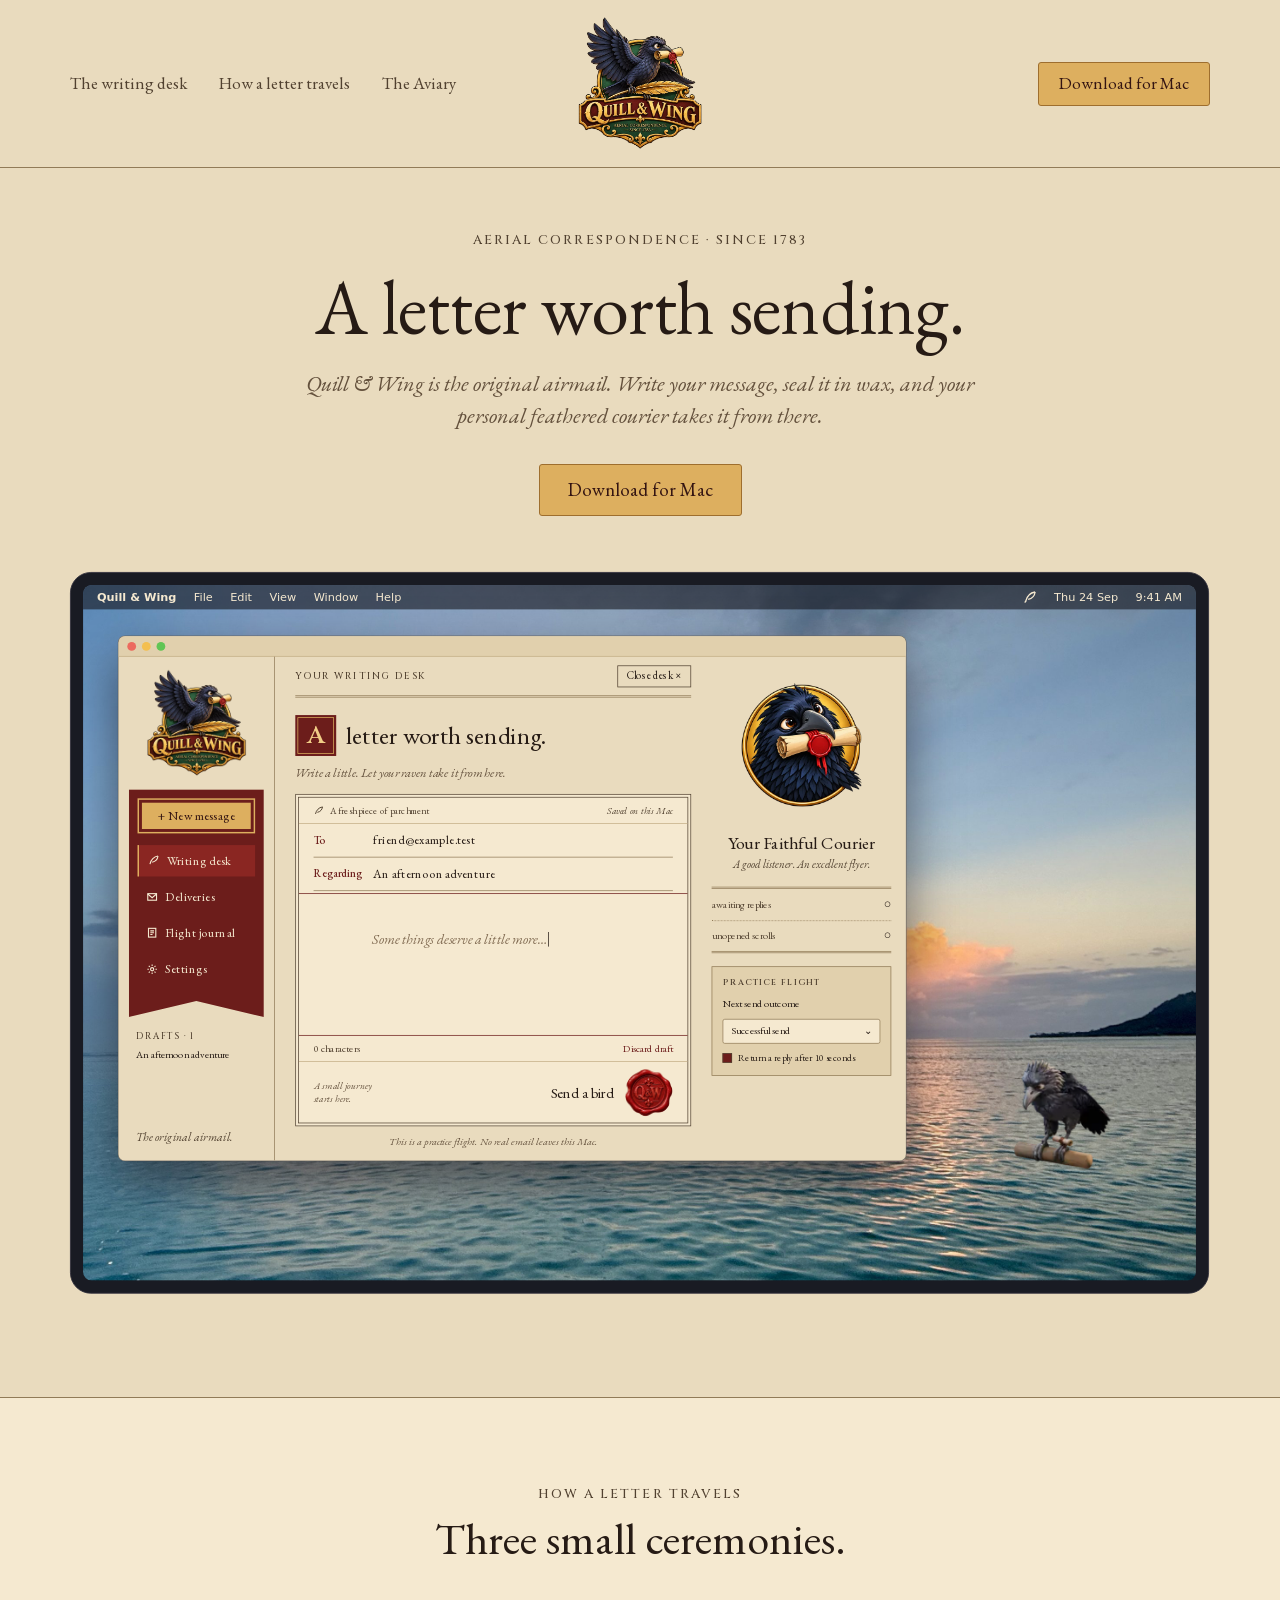
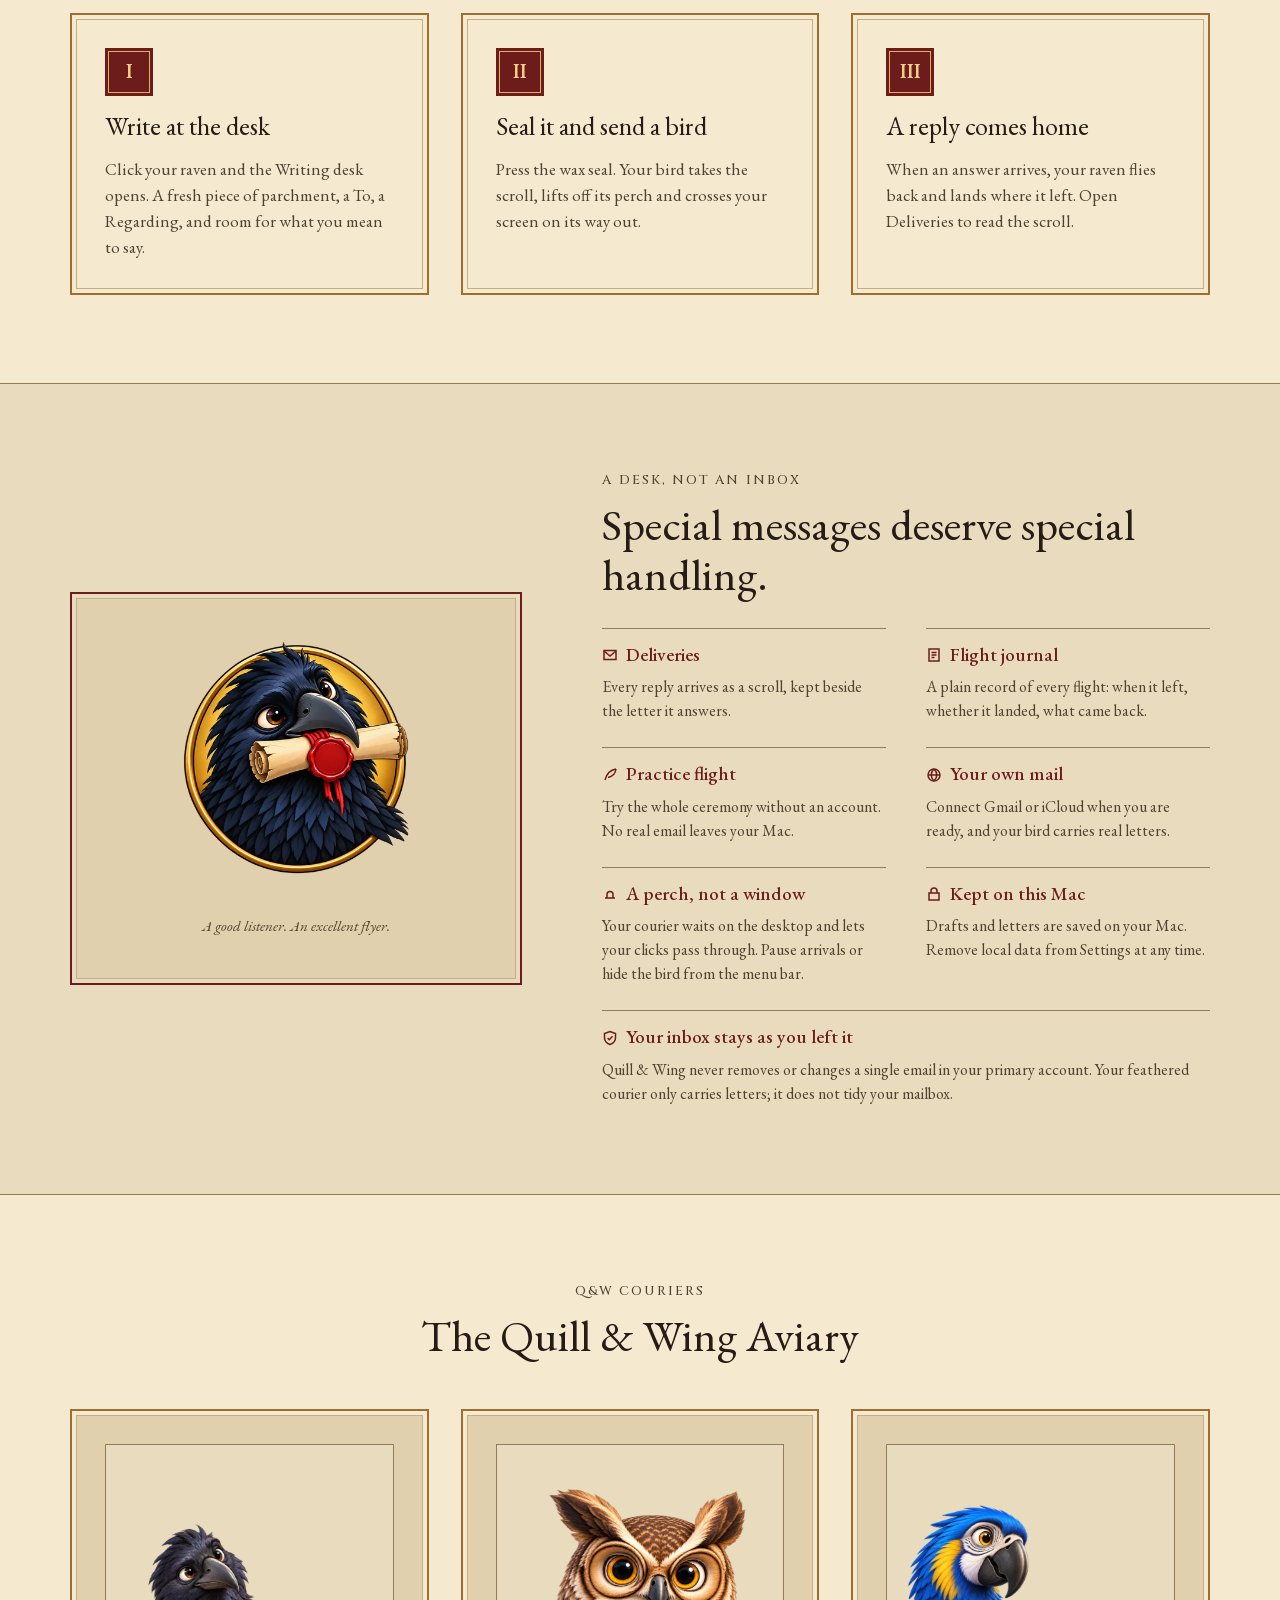
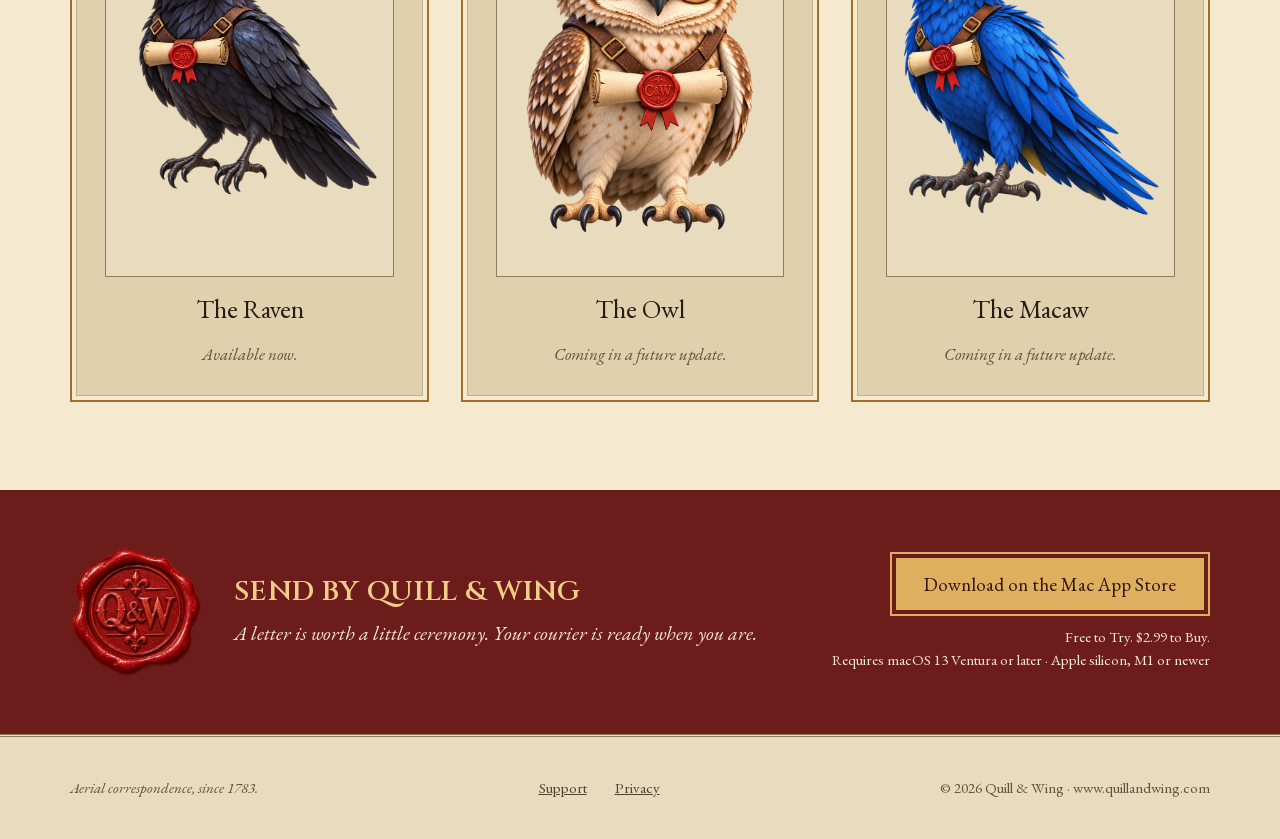
<file: index.html>
<!DOCTYPE html>
<html lang="en">
<head>
<meta charset="utf-8">
<meta name="viewport" content="width=device-width, initial-scale=1">
<title>Quill &amp; Wing — A raven that carries your mail</title>
<meta name="description" content="Quill &amp; Wing is the original airmail. Write your message, seal it in wax, and your personal feathered courier takes it from there.">
<meta name="theme-color" content="#e9dbbe">
<link rel="icon" href="images/crest-64.png" type="image/png">
<link rel="apple-touch-icon" href="images/crest-180.png">
<meta property="og:title" content="Quill &amp; Wing">
<meta property="og:description" content="A raven that carries your mail. Aerial correspondence, since 1783.">
<meta property="og:image" content="https://www.quillandwing.com/images/og.jpg">
<meta property="og:type" content="website">
<meta property="og:url" content="https://www.quillandwing.com/">
<link rel="stylesheet" href="fonts/fonts.css">
<link rel="stylesheet" href="styles.css">
</head>
<body>

<svg width="0" height="0" style="position:absolute" aria-hidden="true">
  <symbol id="i-feather" viewBox="0 0 16 16"><path d="M14 2C8 3 4.5 7 3 13"/><path d="M14 2c-.5 4-3 7.5-8 8.5"/><path d="M2 14l1.5-1.5"/></symbol>
  <symbol id="i-quill" viewBox="0 0 16 16"><path d="M14 2C8 3 4.5 7 3 13"/><path d="M14 2c-.5 4-3 7.5-8 8.5"/></symbol>
  <symbol id="i-mail" viewBox="0 0 16 16"><rect x="2" y="3.5" width="12" height="9"/><path d="M2 4l6 5 6-5"/></symbol>
  <symbol id="i-journal" viewBox="0 0 16 16"><rect x="3" y="2" width="10" height="12"/><path d="M5.5 5.5h5M5.5 8h5M5.5 10.5h3"/></symbol>
  <symbol id="i-gear" viewBox="0 0 16 16"><circle cx="8" cy="8" r="2.2"/><path d="M8 1.5v2M8 12.5v2M1.5 8h2M12.5 8h2M3.4 3.4l1.4 1.4M11.2 11.2l1.4 1.4M3.4 12.6l1.4-1.4M11.2 4.8l1.4-1.4"/></symbol>
  <symbol id="i-globe" viewBox="0 0 16 16"><path d="M2 8h12M8 2c2 2 2.8 4 2.8 6S10 12 8 14M8 2C6 4 5.2 6 5.2 8S6 12 8 14"/><circle cx="8" cy="8" r="6"/></symbol>
  <symbol id="i-perch" viewBox="0 0 16 16"><path d="M3 12h10M5 12V8.5a3 3 0 0 1 6 0V12"/></symbol>
  <symbol id="i-lock" viewBox="0 0 16 16"><rect x="3" y="7" width="10" height="7"/><path d="M5 7V5a3 3 0 0 1 6 0v2"/></symbol>
  <symbol id="i-shield" viewBox="0 0 16 16"><path d="M8 1.5l5.5 2v4.2c0 3.2-2.3 5.6-5.5 6.8-3.2-1.2-5.5-3.6-5.5-6.8V3.5z"/><path d="M5.6 8l1.7 1.7 3.2-3.4"/></symbol>
</svg>

<header class="masthead">
  <nav aria-label="Main">
    <a href="#desk">The writing desk</a>
    <a href="#travels">How a letter travels</a>
    <a href="#aviary">The Aviary</a>
  </nav>
  <div class="crest">
    <a href="#top" aria-label="Quill &amp; Wing home"><img src="images/crest.webp" width="480" height="499" alt="Quill &amp; Wing — Aerial correspondence, since 1783"></a>
  </div>
  <div class="cta">
    <a href="#download" data-coming-soon class="btn btn-gold btn-sm">Download for Mac</a>
  </div>
</header>

<main>

<section id="top" class="hero">
  <div class="eyebrow">Aerial correspondence · Since 1783</div>
  <h1>A letter worth sending.</h1>
  <p class="lede">Quill &amp; Wing is the original airmail. Write your message, seal it in wax, and your personal feathered courier takes it from there.</p>
  <div class="actions">
    <a href="#download" data-coming-soon class="btn btn-gold btn-lg">Download for Mac</a>
  </div>
</section>

<!-- A simulated Mac desktop: the writing desk window, with the raven perched at the bottom right. -->
<section id="desk" class="desk">
  <div class="desk-scaler" id="desk-scaler">
    <div class="desk-frame">
      <div class="desktop">
        <img class="wallpaper" src="images/wallpaper.jpg" width="2560" height="1600" alt="" loading="lazy" decoding="async">

        <div class="menubar" aria-hidden="true">
          <span class="app">Quill &amp; Wing</span>
          <span>File</span><span>Edit</span><span>View</span><span>Window</span><span>Help</span>
          <span class="grow"></span>
          <svg class="icon" width="16" height="16"><use href="#i-feather"/></svg>
          <span>Thu 24 Sep</span><span>9:41 AM</span>
        </div>

        <div class="win" role="group" aria-label="The writing desk, a practice flight">
          <div class="titlebar"><span class="dot red"></span><span class="dot yellow"></span><span class="dot green"></span></div>
          <div class="win-body">

            <aside class="sidebar">
              <div class="sidebar-crest"><img src="images/crest.webp" width="480" height="499" alt="Quill &amp; Wing"></div>
              <div class="banner">
                <div class="new-message"><span>+ New message</span></div>
                <div class="nav-item is-active"><svg class="icon" width="16" height="16" aria-hidden="true"><use href="#i-quill"/></svg>Writing desk</div>
                <div class="nav-item"><svg class="icon" width="16" height="16" aria-hidden="true"><use href="#i-mail"/></svg><span class="grow">Deliveries</span><span class="badge" id="qw-badge" hidden>1</span></div>
                <div class="nav-item"><svg class="icon" width="16" height="16" aria-hidden="true"><use href="#i-journal"/></svg>Flight journal</div>
                <div class="nav-item"><svg class="icon" width="16" height="16" aria-hidden="true"><use href="#i-gear"/></svg>Settings</div>
              </div>
              <div class="drafts">
                <div class="eyebrow small">Drafts · 1</div>
                <div class="draft-title">An afternoon adventure</div>
              </div>
              <div class="grow"></div>
              <div class="motto">The original airmail.</div>
            </aside>

            <div class="pane">
              <div class="pane-head">
                <div class="eyebrow">Your writing desk</div>
                <div class="close-desk">Close desk ×</div>
              </div>
              <div class="drop-line">
                <div class="drop-cap"><span>A</span></div>
                <div class="drop-text">letter worth sending.</div>
              </div>
              <div class="pane-lede">Write a little. Let your raven take it from here.</div>

              <div class="sheet">
                <div class="sheet-inner">
                  <div class="sheet-bar">
                    <span class="with-icon"><svg class="icon" width="14" height="14" aria-hidden="true"><use href="#i-quill"/></svg>A fresh piece of parchment</span>
                    <span class="status" id="qw-status" aria-live="polite">Saved on this Mac</span>
                  </div>
                  <div class="field"><span class="label">To</span><span class="value">friend@example.test</span></div>
                  <div class="field"><span class="label">Regarding</span><span class="value">An afternoon adventure</span></div>
                  <div class="letter">
                    <span class="placeholder" id="qw-placeholder">Some things deserve a little more…</span><span id="qw-body"></span><span class="qw-caret" id="qw-caret"></span>
                  </div>
                  <div class="sheet-foot">
                    <span id="qw-count">0 characters</span>
                    <span class="discard">Discard draft</span>
                  </div>
                  <div class="send-row">
                    <span class="journey">A small journey<br>starts here.</span>
                    <button type="button" class="send-btn" data-send="seal" aria-label="Send a bird">Send a bird<img src="images/seal.webp" width="200" height="200" alt="" class="qw-seal" id="qw-seal"></button>
                  </div>
                </div>
              </div>
              <div class="practice-note">This is a practice flight. No real email leaves this Mac.</div>
            </div>

            <aside class="courier">
              <div class="courier-portrait"><img src="images/courier.webp" width="440" height="440" alt="The raven, your courier"></div>
              <div class="courier-name">Your Faithful Courier</div>
              <div class="courier-line">A good listener. An excellent flyer.</div>
              <div class="tally-top"></div>
              <div class="tally"><span>awaiting replies</span><span class="n" id="qw-awaiting">○</span></div>
              <div class="tally last"><span>unopened scrolls</span><span class="n" id="qw-unopened">○</span></div>
              <div id="practice" class="practice">
                <div class="eyebrow small strong">Practice flight</div>
                <div class="practice-label">Next send outcome</div>
                <div class="select">Successful send<span aria-hidden="true">⌄</span></div>
                <div class="check"><span class="box"></span>Return a reply after 10 seconds</div>
              </div>
            </aside>

          </div>
        </div>

        <!-- The raven flies over everything on the desktop. -->
        <canvas id="qw-canvas" width="1280" height="800" aria-hidden="true"></canvas>
      </div>
    </div>
  </div>
</section>

<section id="travels" class="travels">
  <div class="wrap">
    <div class="section-head">
      <div class="eyebrow">How a letter travels</div>
      <h2>Three small ceremonies.</h2>
    </div>
    <div class="ceremonies">
      <div class="card"><div class="card-inner">
        <div class="numeral"><span>I</span></div>
        <h3>Write at the desk</h3>
        <p>Click your raven and the Writing desk opens. A fresh piece of parchment, a To, a Regarding, and room for what you mean to say.</p>
      </div></div>
      <div class="card"><div class="card-inner">
        <div class="numeral"><span>II</span></div>
        <h3>Seal it and send a bird</h3>
        <p>Press the wax seal. Your bird takes the scroll, lifts off its perch and crosses your screen on its way out.</p>
      </div></div>
      <div class="card"><div class="card-inner">
        <div class="numeral"><span>III</span></div>
        <h3>A reply comes home</h3>
        <p>When an answer arrives, your raven flies back and lands where it left. Open Deliveries to read the scroll.</p>
      </div></div>
    </div>
  </div>
</section>

<section class="features">
  <div class="wrap features-row">
    <div class="portrait">
      <div class="portrait-inner">
        <img src="images/courier.webp" width="440" height="440" alt="The raven holding a sealed scroll" loading="lazy">
        <div class="caption">A good listener. An excellent flyer.</div>
      </div>
    </div>
    <div class="features-body">
      <div class="section-head">
        <div class="eyebrow">A desk, not an inbox</div>
        <h2>Special messages deserve special handling.</h2>
      </div>
      <div class="feature-grid">
        <div class="feature"><h3><svg class="icon" width="16" height="16" aria-hidden="true"><use href="#i-mail"/></svg>Deliveries</h3><p>Every reply arrives as a scroll, kept beside the letter it answers.</p></div>
        <div class="feature"><h3><svg class="icon" width="16" height="16" aria-hidden="true"><use href="#i-journal"/></svg>Flight journal</h3><p>A plain record of every flight: when it left, whether it landed, what came back.</p></div>
        <div class="feature"><h3><svg class="icon" width="16" height="16" aria-hidden="true"><use href="#i-quill"/></svg>Practice flight</h3><p>Try the whole ceremony without an account. No real email leaves your Mac.</p></div>
        <div class="feature"><h3><svg class="icon" width="16" height="16" aria-hidden="true"><use href="#i-globe"/></svg>Your own mail</h3><p>Connect Gmail or iCloud when you are ready, and your bird carries real letters.</p></div>
        <div class="feature"><h3><svg class="icon" width="16" height="16" aria-hidden="true"><use href="#i-perch"/></svg>A perch, not a window</h3><p>Your courier waits on the desktop and lets your clicks pass through. Pause arrivals or hide the bird from the menu bar.</p></div>
        <div class="feature"><h3><svg class="icon" width="16" height="16" aria-hidden="true"><use href="#i-lock"/></svg>Kept on this Mac</h3><p>Drafts and letters are saved on your Mac. Remove local data from Settings at any time.</p></div>
        <div class="feature wide"><h3><svg class="icon" width="16" height="16" aria-hidden="true"><use href="#i-shield"/></svg>Your inbox stays as you left it</h3><p>Quill &amp; Wing never removes or changes a single email in your primary account. Your feathered courier only carries letters; it does not tidy your mailbox.</p></div>
      </div>
    </div>
  </div>
</section>

<section id="aviary" class="couriers">
  <div class="wrap">
    <div class="section-head">
      <div class="eyebrow">Q&amp;W couriers</div>
      <h2>The Quill &amp; Wing Aviary</h2>
    </div>
    <div class="courier-grid">
      <div class="card"><div class="card-inner courier-card">
        <div class="courier-frame"><img src="images/raven.webp" width="720" height="759" alt="The raven courier, a letter in its leather harness" loading="lazy"></div>
        <h3>The Raven</h3>
        <p>Available now.</p>
      </div></div>
      <div class="card"><div class="card-inner courier-card">
        <div class="courier-frame courier-frame--owl"><img src="images/owl.webp" width="720" height="1080" alt="The owl courier, a letter in its leather harness" loading="lazy"></div>
        <h3>The Owl</h3>
        <p>Coming in a future update.</p>
      </div></div>
      <div class="card"><div class="card-inner courier-card">
        <div class="courier-frame"><img src="images/macaw.webp" width="720" height="1080" alt="The macaw courier, a letter in its leather harness" loading="lazy"></div>
        <h3>The Macaw</h3>
        <p>Coming in a future update.</p>
      </div></div>
    </div>
  </div>
</section>

<section id="download" class="closing">
  <div class="wrap closing-row">
    <div class="closing-lead">
      <img src="images/seal.webp" width="200" height="200" alt="" loading="lazy">
      <div>
        <div class="closing-title">Send by Quill &amp; Wing</div>
        <p>A letter is worth a little ceremony. Your courier is ready when you are.</p>
      </div>
    </div>
    <div class="closing-cta">
      <div class="frame"><a href="#download" data-coming-soon class="btn btn-gold btn-lg">Download on the Mac App Store</a></div>
      <small>Free to Try. $2.99 to Buy.<br>Requires macOS 13 Ventura or later · Apple silicon, M1 or newer</small>
    </div>
  </div>
</section>

</main>

<footer class="footer">
  <div class="wrap footer-row">
    <div class="tag">Aerial correspondence, since 1783.</div>
    <nav aria-label="Footer">
      <a href="#support" data-support>Support</a>
      <a href="privacy.html" data-privacy>Privacy</a>
    </nav>
    <div class="copy">© 2026 Quill &amp; Wing · www.quillandwing.com</div>
  </div>
</footer>

<!-- Support: a short letter to us, delivered by Formspree (same service as the BreakDown site).
     Delivers to the Quill & Wing alias via the Formspree form set in the dashboard. -->
<dialog class="support" id="support-dialog" aria-labelledby="support-title">
  <div class="support-inner">
    <button type="button" class="support-close" data-support-close aria-label="Close">×</button>
    <form id="support-form" action="https://formspree.io/f/mvkgqwnp" method="POST" novalidate>
      <div class="eyebrow">Support</div>
      <h2 id="support-title">Write to us.</h2>
      <p class="support-lede">A question, a snag, a kind word. A real person reads every letter.</p>
      <label class="support-field">
        <span>Your name</span>
        <input name="name" type="text" required autocomplete="name">
      </label>
      <label class="support-field">
        <span>Your email</span>
        <input name="email" type="email" required autocomplete="email" id="support-email">
      </label>
      <label class="support-field">
        <span>Your message</span>
        <textarea name="message" rows="5" required></textarea>
      </label>
      <input type="hidden" name="_subject" value="Quill &amp; Wing — Support">
      <input type="hidden" name="_replyto" id="support-replyto">
      <input type="text" name="_gotcha" class="support-gotcha" tabindex="-1" autocomplete="off" aria-hidden="true">
      <p class="support-error" id="support-error" hidden>The letter did not go through. Please try again in a moment, or write to QuillandWing@stolenidol.com.</p>
      <div class="support-actions">
        <button type="submit" class="btn btn-gold btn-lg" id="support-submit">Send the letter</button>
      </div>
    </form>
    <div class="support-sent" id="support-sent" hidden>
      <img src="images/seal.webp" width="200" height="200" alt="">
      <h2>Your letter is on its way.</h2>
      <p>Thank you. We will write back soon.</p>
      <button type="button" class="btn btn-ghost btn-sm" data-support-close>Close</button>
    </div>
  </div>
</dialog>

<!-- privacy:start -->
<dialog class="support policy" id="privacy-dialog" aria-labelledby="privacy-title">
  <div class="support-inner">
    <button type="button" class="support-close" data-dialog-close aria-label="Close">×</button>
    <div class="policy-body" id="privacy-title">
<h2>Privacy Policy</h2>
<p class="dateline"><strong>Quill &amp; Wing</strong><br>Effective 09/24/2026 · Last updated 09/24/2026</p>
<h3>The short version</h3>
<p>Quill &amp; Wing runs on your Mac. Your letters, your replies and your mail account credentials stay on your Mac. We do not run a server that receives your mail, we do not have accounts, the app collects no personal information, and we sell nothing to anyone. The only personal information we ever hold is what you send us if you write to support.</p>
<h3>Who we are</h3>
<p>Quill &amp; Wing is made by Ken Wallace Films Inc., 1504 Val Verde Pl. Glendale, CA 91208. Questions about this policy: QuillandWing@stolenidol.com.</p>
<h3>What the app accesses</h3>
<p>To carry your letters, Quill &amp; Wing connects directly from your Mac to the mail provider you choose.</p>
<p><strong>Gmail.</strong> You sign in with Google and grant the app permission to send mail on your behalf and to read mail so it can find replies to letters you have sent. This connection is made by the app on your device. Your Google credentials are handled by Google's own sign-in flow; the app stores only the resulting access tokens, saved on your Mac and encrypted with a key protected by the macOS Keychain.</p>
<p><strong>iCloud.</strong> You provide an app-specific password generated by Apple. It is saved on your Mac, encrypted with a key protected by the macOS Keychain, and used only to connect to Apple's mail servers from your Mac.</p>
<p>Quill &amp; Wing reads message headers and metadata to identify which messages are Quill &amp; Wing letters or replies to them. Only Quill &amp; Wing letters and replies appear in Deliveries. Reading or deleting a received letter in Quill &amp; Wing does not change its read status or delete it in your mail account.</p>
<h3>What is stored, and where</h3>
<ul><li><strong>Mail account credentials and tokens:</strong> on your Mac, encrypted with a key protected by the macOS Keychain.</li><li><strong>Your letters, drafts and delivery history:</strong> in the app's local storage on your Mac.</li><li><strong>Your settings:</strong> on your Mac.</li></ul>
<p>None of this is transmitted to us. We operate no servers that store your mail, your contacts or your credentials. Deleting the app does not necessarily remove this data; to erase it, use Remove local data in the app's Settings before you delete it. You can also revoke the app's access at any time from your <a href="https://myaccount.google.com/permissions" target="<em>blank" rel="noopener">Google Account permissions page</a> or your <a href="https://account.apple.com/" target="</em>blank" rel="noopener">Apple Account security settings</a>.</p>
<h3>Google user data</h3>
<p>Quill &amp; Wing's use and transfer of information received from Google APIs adheres to the <a href="https://developers.google.com/terms/api-services-user-data-policy" target="_blank" rel="noopener">Google API Services User Data Policy</a>, including the Limited Use requirements. Data obtained from Google is used only to provide the features you see in the app — sending your letters and delivering replies to them. It is not transferred to anyone except as necessary to provide those features, and it is never used for advertising, sold, or used to train machine learning or AI models.</p>
<h3>What we do not do</h3>
<ul><li>No user accounts, and no sign-up with us.</li><li>No analytics, telemetry, tracking pixels, advertising identifiers or third-party SDKs that profile you.</li><li>No selling, renting or sharing of personal information. We have nothing to sell.</li><li>No reading of your mail by us or by any person at Ken Wallace Films Inc. We cannot see it.</li></ul>
<h3>Purchases</h3>
<p>Quill &amp; Wing is sold through the Mac App Store. Apple handles the transaction and gives us only anonymous, aggregated sales reports. We never see your name, address or payment details. Apple's handling of that information is governed by <a href="https://www.apple.com/legal/privacy/" target="_blank" rel="noopener">Apple's Privacy Policy</a>.</p>
<h3>This website</h3>
<p>www.quillandwing.com is a static site. It sets no cookies and runs no analytics or advertising scripts. Our hosting provider keeps standard server logs, which may include your IP address, browser type and the pages requested, for security and troubleshooting. We do not use those logs to identify you.</p>
<h3>If you email us</h3>
<p>If you write to support, we keep your message and address for as long as it takes to help you and to keep a record of the conversation. We do not add you to a mailing list. Letters sent through the Support form on this site are delivered to us by Formspree, which processes your name, email address and message for that purpose under <a href="https://formspree.io/legal/privacy-policy/" target="_blank" rel="noopener">its privacy policy</a>.</p>
<h3>Crash reports</h3>
<p>If you opt in to sharing crash diagnostics with Apple, those reports go to Apple and may be shared with us in anonymized form. They contain technical information about the app, not the contents of your letters. You can turn this off in System Settings on your Mac.</p>
<h3>Children</h3>
<p>Quill &amp; Wing is not directed to children under 13, and we do not knowingly collect information from them.</p>
<h3>Your rights</h3>
<p>The app sends us nothing, so there is nothing from it for us to export or delete on request. You control everything the app touches: revoke its access at your mail provider, or use Remove local data in Settings and delete the app from your Mac. The one thing we may hold is your support correspondence; if you would like it deleted, or if you are in the EU, the UK or California and believe we hold other information about you, write to QuillandWing@stolenidol.com and we will respond.</p>
<h3>Changes</h3>
<p>If this policy changes, we will post the new version here and update the date at the top. Material changes will also be noted in the app's release notes.</p>
<h3>Contact</h3>
<p>Ken Wallace Films Inc. quillandwing@stolenidol.com</p>
    </div>
  </div>
</dialog>
<!-- privacy:end -->

<!-- Coming soon: every download button opens this until the App Store listing exists. -->
<dialog class="support coming" id="coming-dialog" aria-labelledby="coming-title">
  <div class="support-inner">
    <button type="button" class="support-close" data-dialog-close aria-label="Close">×</button>
    <img src="images/seal.webp" width="200" height="200" alt="">
    <div class="eyebrow">Mac App Store</div>
    <h2 id="coming-title">Coming soon!</h2>
    <p>Quill &amp; Wing is on its way to the Mac App Store.</p>
    <button type="button" class="btn btn-ghost btn-sm" data-dialog-close>Close</button>
  </div>
</dialog>

<script src="flight.js" defer></script>
<script src="support.js" defer></script>
</body>
</html>
</file>
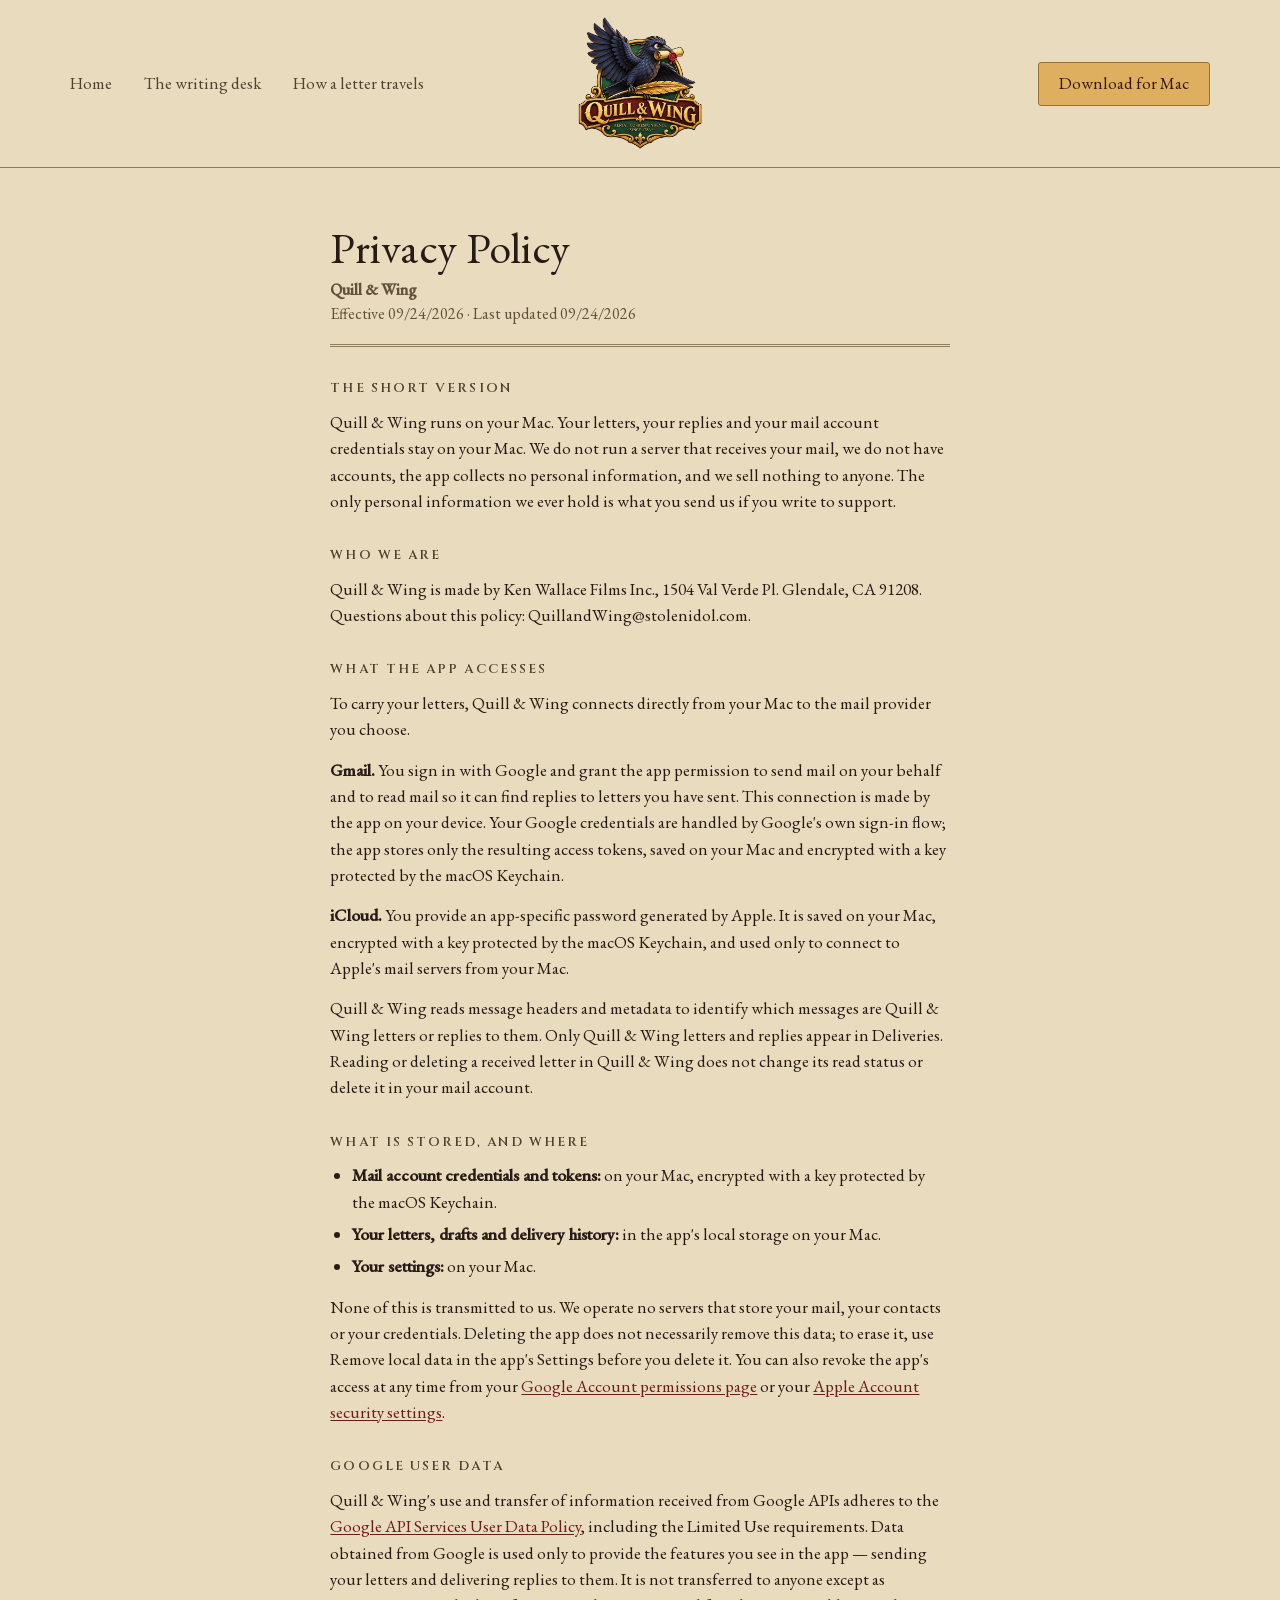
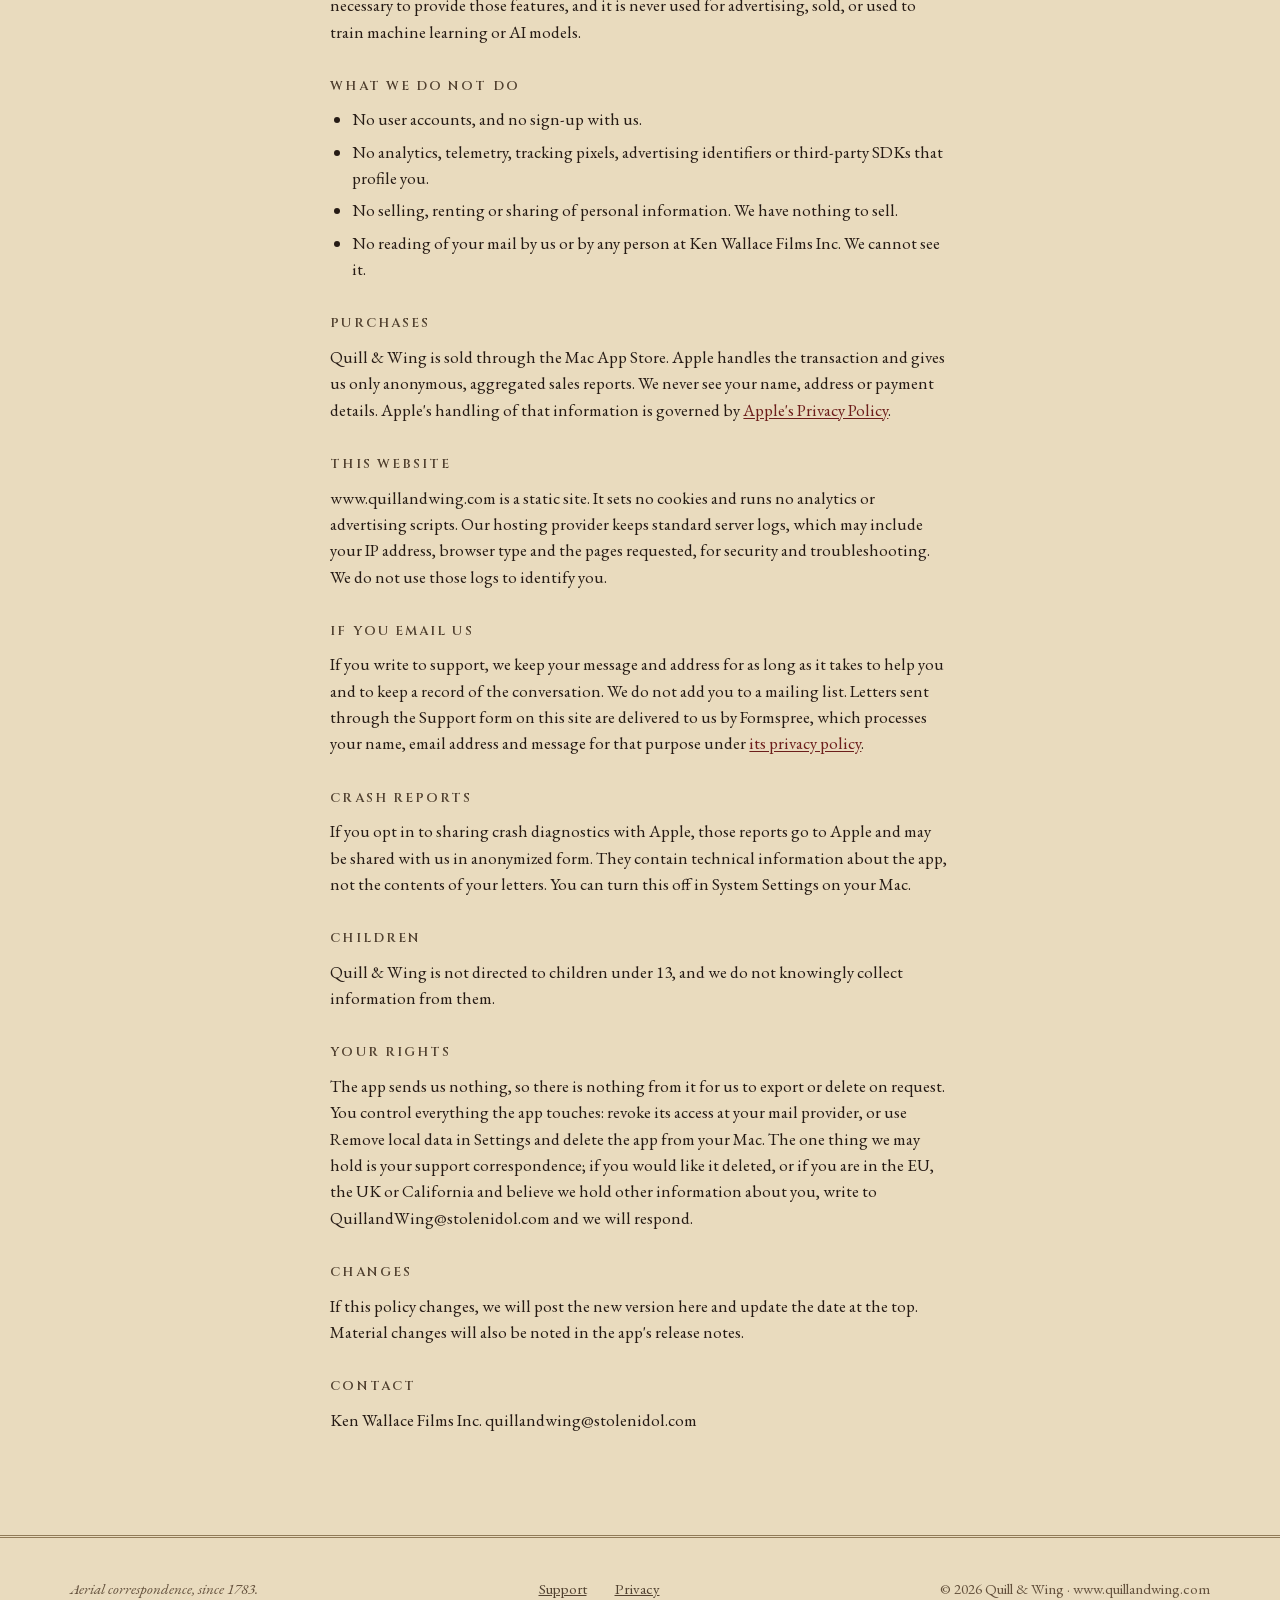
<file: privacy.html>
<!DOCTYPE html>
<html lang="en">
<head>
<meta charset="utf-8">
<meta name="viewport" content="width=device-width, initial-scale=1">
<title>Privacy Policy — Quill &amp; Wing</title>
<meta name="description" content="Quill &amp; Wing runs on your Mac. Your letters, replies and credentials stay there. No accounts, no analytics, nothing sold.">
<meta name="theme-color" content="#e9dbbe">
<link rel="icon" href="images/crest-64.png" type="image/png">
<link rel="apple-touch-icon" href="images/crest-180.png">
<link rel="stylesheet" href="fonts/fonts.css">
<link rel="stylesheet" href="styles.css">
</head>
<body class="policy-page">
<header class="masthead">
  <nav aria-label="Main"><a href="./">Home</a><a href="./#desk">The writing desk</a><a href="./#travels">How a letter travels</a></nav>
  <div class="crest"><a href="./" aria-label="Quill &amp; Wing home"><img src="images/crest.webp" width="480" height="499" alt="Quill &amp; Wing — Aerial correspondence, since 1783"></a></div>
  <div class="cta"><a href="./#download" class="btn btn-gold btn-sm">Download for Mac</a></div>
</header>
<main class="policy-main">
  <div class="policy-body">
<h2>Privacy Policy</h2>
<p class="dateline"><strong>Quill &amp; Wing</strong><br>Effective 09/24/2026 · Last updated 09/24/2026</p>
<h3>The short version</h3>
<p>Quill &amp; Wing runs on your Mac. Your letters, your replies and your mail account credentials stay on your Mac. We do not run a server that receives your mail, we do not have accounts, the app collects no personal information, and we sell nothing to anyone. The only personal information we ever hold is what you send us if you write to support.</p>
<h3>Who we are</h3>
<p>Quill &amp; Wing is made by Ken Wallace Films Inc., 1504 Val Verde Pl. Glendale, CA 91208. Questions about this policy: QuillandWing@stolenidol.com.</p>
<h3>What the app accesses</h3>
<p>To carry your letters, Quill &amp; Wing connects directly from your Mac to the mail provider you choose.</p>
<p><strong>Gmail.</strong> You sign in with Google and grant the app permission to send mail on your behalf and to read mail so it can find replies to letters you have sent. This connection is made by the app on your device. Your Google credentials are handled by Google's own sign-in flow; the app stores only the resulting access tokens, saved on your Mac and encrypted with a key protected by the macOS Keychain.</p>
<p><strong>iCloud.</strong> You provide an app-specific password generated by Apple. It is saved on your Mac, encrypted with a key protected by the macOS Keychain, and used only to connect to Apple's mail servers from your Mac.</p>
<p>Quill &amp; Wing reads message headers and metadata to identify which messages are Quill &amp; Wing letters or replies to them. Only Quill &amp; Wing letters and replies appear in Deliveries. Reading or deleting a received letter in Quill &amp; Wing does not change its read status or delete it in your mail account.</p>
<h3>What is stored, and where</h3>
<ul><li><strong>Mail account credentials and tokens:</strong> on your Mac, encrypted with a key protected by the macOS Keychain.</li><li><strong>Your letters, drafts and delivery history:</strong> in the app's local storage on your Mac.</li><li><strong>Your settings:</strong> on your Mac.</li></ul>
<p>None of this is transmitted to us. We operate no servers that store your mail, your contacts or your credentials. Deleting the app does not necessarily remove this data; to erase it, use Remove local data in the app's Settings before you delete it. You can also revoke the app's access at any time from your <a href="https://myaccount.google.com/permissions" target="<em>blank" rel="noopener">Google Account permissions page</a> or your <a href="https://account.apple.com/" target="</em>blank" rel="noopener">Apple Account security settings</a>.</p>
<h3>Google user data</h3>
<p>Quill &amp; Wing's use and transfer of information received from Google APIs adheres to the <a href="https://developers.google.com/terms/api-services-user-data-policy" target="_blank" rel="noopener">Google API Services User Data Policy</a>, including the Limited Use requirements. Data obtained from Google is used only to provide the features you see in the app — sending your letters and delivering replies to them. It is not transferred to anyone except as necessary to provide those features, and it is never used for advertising, sold, or used to train machine learning or AI models.</p>
<h3>What we do not do</h3>
<ul><li>No user accounts, and no sign-up with us.</li><li>No analytics, telemetry, tracking pixels, advertising identifiers or third-party SDKs that profile you.</li><li>No selling, renting or sharing of personal information. We have nothing to sell.</li><li>No reading of your mail by us or by any person at Ken Wallace Films Inc. We cannot see it.</li></ul>
<h3>Purchases</h3>
<p>Quill &amp; Wing is sold through the Mac App Store. Apple handles the transaction and gives us only anonymous, aggregated sales reports. We never see your name, address or payment details. Apple's handling of that information is governed by <a href="https://www.apple.com/legal/privacy/" target="_blank" rel="noopener">Apple's Privacy Policy</a>.</p>
<h3>This website</h3>
<p>www.quillandwing.com is a static site. It sets no cookies and runs no analytics or advertising scripts. Our hosting provider keeps standard server logs, which may include your IP address, browser type and the pages requested, for security and troubleshooting. We do not use those logs to identify you.</p>
<h3>If you email us</h3>
<p>If you write to support, we keep your message and address for as long as it takes to help you and to keep a record of the conversation. We do not add you to a mailing list. Letters sent through the Support form on this site are delivered to us by Formspree, which processes your name, email address and message for that purpose under <a href="https://formspree.io/legal/privacy-policy/" target="_blank" rel="noopener">its privacy policy</a>.</p>
<h3>Crash reports</h3>
<p>If you opt in to sharing crash diagnostics with Apple, those reports go to Apple and may be shared with us in anonymized form. They contain technical information about the app, not the contents of your letters. You can turn this off in System Settings on your Mac.</p>
<h3>Children</h3>
<p>Quill &amp; Wing is not directed to children under 13, and we do not knowingly collect information from them.</p>
<h3>Your rights</h3>
<p>The app sends us nothing, so there is nothing from it for us to export or delete on request. You control everything the app touches: revoke its access at your mail provider, or use Remove local data in Settings and delete the app from your Mac. The one thing we may hold is your support correspondence; if you would like it deleted, or if you are in the EU, the UK or California and believe we hold other information about you, write to QuillandWing@stolenidol.com and we will respond.</p>
<h3>Changes</h3>
<p>If this policy changes, we will post the new version here and update the date at the top. Material changes will also be noted in the app's release notes.</p>
<h3>Contact</h3>
<p>Ken Wallace Films Inc. quillandwing@stolenidol.com</p>
  </div>
</main>
<footer class="footer">
  <div class="wrap footer-row">
    <div class="tag">Aerial correspondence, since 1783.</div>
    <nav aria-label="Footer"><a href="./#support">Support</a><a href="privacy.html">Privacy</a></nav>
    <div class="copy">© 2026 Quill &amp; Wing · www.quillandwing.com</div>
  </div>
</footer>
</body>
</html>
</file>
<file: fonts/fonts.css>
/* Google Fonts subsets (OFL), self-hosted. Both families are variable: one file covers the weight range. */
@font-face{font-family:'Cinzel';font-style:normal;font-weight:500 600;font-display:swap;src:url("Cinzel-latin-ext.woff2") format('woff2');unicode-range:U+0100-02BA, U+02BD-02C5, U+02C7-02CC, U+02CE-02D7, U+02DD-02FF, U+0304, U+0308, U+0329, U+1D00-1DBF, U+1E00-1E9F, U+1EF2-1EFF, U+2020, U+20A0-20AB, U+20AD-20C0, U+2113, U+2C60-2C7F, U+A720-A7FF}
@font-face{font-family:'Cinzel';font-style:normal;font-weight:500 600;font-display:swap;src:url("Cinzel-latin.woff2") format('woff2');unicode-range:U+0000-00FF, U+0131, U+0152-0153, U+02BB-02BC, U+02C6, U+02DA, U+02DC, U+0304, U+0308, U+0329, U+2000-206F, U+20AC, U+2122, U+2191, U+2193, U+2212, U+2215, U+FEFF, U+FFFD}
@font-face{font-family:'EB Garamond';font-style:normal;font-weight:400 500;font-display:swap;src:url("EBGaramond-latin-ext.woff2") format('woff2');unicode-range:U+0100-02BA, U+02BD-02C5, U+02C7-02CC, U+02CE-02D7, U+02DD-02FF, U+0304, U+0308, U+0329, U+1D00-1DBF, U+1E00-1E9F, U+1EF2-1EFF, U+2020, U+20A0-20AB, U+20AD-20C0, U+2113, U+2C60-2C7F, U+A720-A7FF}
@font-face{font-family:'EB Garamond';font-style:normal;font-weight:400 500;font-display:swap;src:url("EBGaramond-latin.woff2") format('woff2');unicode-range:U+0000-00FF, U+0131, U+0152-0153, U+02BB-02BC, U+02C6, U+02DA, U+02DC, U+0304, U+0308, U+0329, U+2000-206F, U+20AC, U+2122, U+2191, U+2193, U+2212, U+2215, U+FEFF, U+FFFD}
@font-face{font-family:'EB Garamond';font-style:italic;font-weight:400;font-display:swap;src:url("EBGaramond-italic-latin-ext.woff2") format('woff2');unicode-range:U+0100-02BA, U+02BD-02C5, U+02C7-02CC, U+02CE-02D7, U+02DD-02FF, U+0304, U+0308, U+0329, U+1D00-1DBF, U+1E00-1E9F, U+1EF2-1EFF, U+2020, U+20A0-20AB, U+20AD-20C0, U+2113, U+2C60-2C7F, U+A720-A7FF}
@font-face{font-family:'EB Garamond';font-style:italic;font-weight:400;font-display:swap;src:url("EBGaramond-italic-latin.woff2") format('woff2');unicode-range:U+0000-00FF, U+0131, U+0152-0153, U+02BB-02BC, U+02C6, U+02DA, U+02DC, U+0304, U+0308, U+0329, U+2000-206F, U+20AC, U+2122, U+2191, U+2193, U+2212, U+2215, U+FEFF, U+FFFD}
</file>
<file: styles.css>
/* Quill & Wing — quillandwing.com
   Palette and type from the Claude Design landing-page mockup (Designs/, not published). */

:root{
  --ground:#e9dbbe; --paper:#f5e9d0; --panel:#e1d0ad;
  --rule:#917b58; --rule-soft:#c4ae87;
  --ink:#261b15; --ink-2:#514130; --ink-3:#63503c; --ink-muted:#7f6950;
  --wine:#6c1d1b; --wine-2:#8a2622; --wine-dark:#4e140b;
  --gold:#ddaf5f; --gold-light:#f1cd87; --gold-edge:#9e6e2e; --on-gold:#331412;
  --night:#191b23; --night-edge:#32313e;
  --serif:'EB Garamond','New York',Georgia,serif;
  --display:Cinzel,'Trajan Pro',Georgia,serif;
  --system:-apple-system,BlinkMacSystemFont,system-ui,sans-serif;
  --gutter:clamp(20px,5.5vw,80px);
}

*{box-sizing:border-box}
[hidden]{display:none!important}
html{-webkit-text-size-adjust:100%;scroll-behavior:smooth}
body{margin:0;background:var(--ground);color:var(--ink);font-family:var(--serif);font-size:17px;line-height:1.5;overflow-x:hidden}
img{max-width:100%;height:auto;display:block}
a{color:var(--wine)}
a:hover{color:var(--wine-dark)}
a:focus-visible,button:focus-visible{outline:2px solid var(--wine);outline-offset:4px}
.icon{fill:none;stroke:currentColor;stroke-width:1.5;flex-shrink:0}
.grow{flex-grow:1}
.wrap{max-width:1280px;margin:0 auto}

.eyebrow{font-family:var(--display);font-size:13px;line-height:16px;font-weight:500;letter-spacing:.16em;text-transform:uppercase;color:var(--ink-2)}
.eyebrow.small{font-size:12px}
.eyebrow.strong{font-size:11px;font-weight:600}
h2{margin:0;font-size:clamp(32px,3.5vw,44px);line-height:1.14;font-weight:400;color:var(--ink)}
.section-head{display:flex;flex-direction:column;gap:12px;align-items:center;text-align:center}

/* Buttons */
.btn{display:inline-flex;align-items:center;justify-content:center;gap:10px;border-radius:3px;font-family:inherit;line-height:1;text-decoration:none;cursor:pointer;white-space:nowrap;transition:background-color 120ms ease}
.btn-gold{background:var(--gold);color:var(--on-gold);border:1px solid var(--gold-edge)}
.btn-gold:hover{background:var(--gold-light);color:var(--on-gold)}
.btn-ghost{background:transparent;color:var(--wine);border:1px solid var(--wine)}
.btn-ghost:hover{background:var(--paper);color:var(--wine)}
.btn-sm{height:44px;padding:0 20px;font-size:17px}
.btn-lg{height:52px;padding:0 28px;font-size:19px}

/* Masthead */
.masthead{display:grid;grid-template-columns:minmax(0,1fr) auto minmax(0,1fr);align-items:center;min-height:168px;padding:16px var(--gutter);border-bottom:1px solid var(--rule)}
.masthead nav{display:flex;gap:32px;flex-wrap:wrap;align-items:center}
.masthead nav a{font-size:17px;color:var(--ink-2);text-decoration:none}
.masthead nav a:hover{color:var(--wine)}
.crest{display:flex;justify-content:center}
.crest a{display:block}
.crest img{width:128px}
.masthead .cta{display:flex;justify-content:flex-end}
@media (max-width:900px){
  .masthead{display:flex;flex-direction:column;gap:18px;min-height:0;padding:20px var(--gutter)}
  .crest{order:1}
  .masthead nav{order:2;justify-content:center;gap:18px 24px}
  .masthead .cta{order:3;justify-content:center}
}

/* Hero */
.hero{padding:64px var(--gutter) 0;display:flex;flex-direction:column;align-items:center;gap:20px;text-align:center}
.hero h1{margin:0;font-size:clamp(42px,6vw,76px);line-height:1.05;font-weight:400;letter-spacing:-.01em;color:var(--ink)}
.hero .lede{margin:0;max-width:700px;font-size:clamp(18px,2vw,22px);line-height:1.45;font-style:italic;color:var(--ink-3)}
.hero .actions{display:flex;gap:16px;align-items:center;justify-content:center;flex-wrap:wrap;margin-top:12px}

/* The simulated desktop. Everything inside is laid out at a fixed 1280×800 and the
   whole frame is scaled to fit the viewport (flight.js sets --desk-scale), so the
   raven's flight path — authored in desktop pixels — never has to change. */
.desk{padding:56px var(--gutter) 104px;display:flex;justify-content:center}
.desk-scaler{width:100%;max-width:1310px;aspect-ratio:1310/830;position:relative}
.desk-frame{position:absolute;left:0;top:0;width:1310px;height:830px;padding:14px;background:var(--night);border:1px solid var(--night-edge);border-radius:24px;transform:scale(var(--desk-scale,1));transform-origin:0 0}
.desktop{position:relative;width:1280px;height:800px;overflow:hidden;border-radius:10px;background:var(--night)}
.wallpaper{position:absolute;left:0;top:0;width:1280px;height:800px;max-width:none;object-fit:cover}
#qw-canvas{position:absolute;left:0;top:0;width:1280px;height:800px;pointer-events:none}

.menubar{position:absolute;left:0;top:0;width:1280px;height:28px;padding:0 16px;display:flex;align-items:center;gap:20px;background:rgba(25,27,35,.62);color:var(--paper);font-family:var(--system);font-size:13px}
.menubar .app{font-weight:700}
.menubar .icon{stroke:var(--paper)}

.win{position:absolute;left:40px;top:58px;width:1080px;height:720px;transform:scale(.84);transform-origin:0 0;display:flex;flex-direction:column;background:var(--ground);border:1px solid rgba(25,27,35,.5);border-radius:10px;overflow:hidden;box-shadow:0 30px 70px rgba(11,10,16,.55);font-size:17px;line-height:1.5}
.titlebar{height:28px;flex-shrink:0;display:flex;align-items:center;gap:8px;padding:0 12px;background:var(--panel);border-bottom:1px solid var(--rule-soft)}
.dot{width:12px;height:12px;border-radius:9999px}
.dot.red{background:#ec6a5e}.dot.yellow{background:#f4bf4f}.dot.green{background:#61c554}
.win-body{flex-grow:1;display:flex;min-height:0}

.sidebar{width:214px;flex-shrink:0;padding:18px 14px 20px;display:flex;flex-direction:column;gap:18px;border-right:1px solid var(--rule)}
.sidebar-crest{display:flex;justify-content:center}
.sidebar-crest img{width:140px}
.banner{background:var(--wine);padding:12px 12px 44px;display:flex;flex-direction:column;gap:6px;clip-path:polygon(0 0,100% 0,100% 100%,50% calc(100% - 22px),0 100%)}
.new-message{padding:4px;border:2px solid var(--gold);margin-bottom:10px}
.new-message span{height:36px;display:flex;align-items:center;justify-content:center;gap:8px;background:var(--gold);color:var(--on-gold)}
.nav-item{display:flex;align-items:center;gap:10px;padding:9px 12px;color:var(--paper)}
.nav-item.is-active{background:var(--wine-2);border-left:2px solid var(--gold)}
.badge{min-width:20px;height:20px;padding:0 6px;border-radius:9999px;background:var(--gold);color:var(--on-gold);font-size:13px;line-height:20px;text-align:center}
.drafts{display:flex;flex-direction:column;gap:6px;padding:0 10px}
.draft-title{font-size:14px}
.motto{padding:0 10px;font-size:16px;font-style:italic;color:var(--ink-2)}

.pane{flex-grow:1;min-width:0;padding:0 28px 16px;display:flex;flex-direction:column}
.pane-head{height:56px;flex-shrink:0;display:flex;align-items:center;justify-content:space-between;border-bottom:3px double var(--rule)}
.close-desk{height:30px;display:flex;align-items:center;padding:0 12px;border:1px solid var(--ink-2);font-size:15px}
.drop-line{display:flex;align-items:center;gap:14px;margin-top:24px}
.drop-cap{width:56px;height:56px;padding:3px;background:var(--wine);flex-shrink:0}
.drop-cap span{display:flex;width:100%;height:100%;border:1px solid var(--gold);align-items:center;justify-content:center;font-family:var(--display);font-size:34px;font-weight:600;color:var(--gold-light)}
.drop-text{font-size:34px;line-height:40px}
.pane-lede{margin-top:10px;font-size:17px;line-height:26px;font-style:italic;color:var(--ink-3)}

.sheet{margin-top:16px;flex-grow:1;min-height:0;padding:3px;border:1px solid var(--ink-2);background:var(--paper);display:flex}
.sheet-inner{flex-grow:1;border:1px solid var(--ink-2);display:flex;flex-direction:column;min-width:0}
.sheet-bar{height:36px;flex-shrink:0;padding:0 20px;display:flex;align-items:center;justify-content:space-between;border-bottom:1px solid var(--rule-soft);font-size:13px;color:var(--ink-2)}
.with-icon{display:flex;align-items:center;gap:8px}
.status{font-style:italic}
.field{margin:0 20px;height:46px;display:flex;align-items:center;gap:24px;border-bottom:1px solid var(--rule)}
.field .label{width:58px;font-size:15px;font-weight:500;color:var(--wine)}
.field .value{font-size:17px}
.letter{flex-grow:1;min-height:0;padding:20px;border-top:1px solid var(--wine);margin-top:3px;font-size:19px;line-height:28px;white-space:pre-wrap;overflow:hidden}
.placeholder{font-style:italic;color:var(--ink-muted)}
.qw-caret{display:inline-block;width:1px;height:20px;margin-left:1px;background:var(--ink);vertical-align:-4px;animation:qwblink 1s steps(1) infinite}
@keyframes qwblink{50%{opacity:0}}
.sheet-foot{height:36px;flex-shrink:0;padding:0 20px;display:flex;align-items:center;justify-content:space-between;border-top:1px solid var(--wine);font-size:14px;color:var(--ink-2)}
.discard{color:var(--wine)}
.send-row{height:84px;flex-shrink:0;padding:0 20px;display:flex;align-items:center;justify-content:space-between;border-top:1px solid var(--rule-soft)}
.journey{font-size:13px;line-height:18px;font-style:italic;color:var(--ink-3)}
.send-btn{display:flex;align-items:center;gap:14px;padding:0;background:transparent;border:0;font-family:inherit;font-size:20px;color:var(--ink);cursor:pointer}
.qw-seal{width:66px;height:66px;border-radius:9999px;transition:transform 160ms ease}
.send-btn:hover .qw-seal{transform:scale(1.04)}
.qw-seal.is-sealing,.send-btn:hover .qw-seal.is-sealing{transform:scale(.9) rotate(-8deg)}
.practice-note{margin-top:10px;text-align:center;font-size:14px;font-style:italic;color:var(--ink-3)}

.courier{width:266px;flex-shrink:0;padding:34px 20px 20px 0;display:flex;flex-direction:column}
.courier-portrait{display:flex;justify-content:center}
.courier-portrait img{width:190px;height:190px;border-radius:9999px}
.courier-name{margin-top:16px;text-align:center;font-size:24px;line-height:30px}
.courier-line{margin-top:4px;text-align:center;font-size:15px;font-style:italic;color:var(--ink-2)}
.tally-top{margin-top:18px;border-top:3px double var(--rule)}
.tally{height:44px;display:flex;align-items:center;justify-content:space-between;border-bottom:1px dotted var(--rule);font-size:14px;color:var(--ink-2)}
.tally.last{border-bottom:3px double var(--rule)}
.tally .n{font-size:17px;font-weight:500;color:var(--ink)}
.practice{margin-top:18px;padding:14px;background:var(--panel);border:1px solid var(--rule);display:flex;flex-direction:column;gap:10px}
.practice-label{font-size:14px}
.select{height:34px;padding:0 10px;display:flex;align-items:center;justify-content:space-between;background:var(--paper);border:1px solid var(--rule);border-radius:3px;font-size:14px}
.check{display:flex;align-items:center;gap:8px;font-size:13px}
.check .box{width:13px;height:13px;border:1px solid var(--ink-2);background:var(--wine)}

/* How a letter travels */
.travels{padding:88px var(--gutter);background:var(--paper);border-top:1px solid var(--rule);border-bottom:1px solid var(--rule)}
.ceremonies{display:grid;grid-template-columns:repeat(3,minmax(0,1fr));gap:32px;margin-top:48px}
.card{padding:4px;border:2px solid var(--gold-edge)}
.card-inner{height:100%;padding:28px;border:1px solid var(--rule-soft);display:flex;flex-direction:column;gap:14px}
.numeral{width:48px;height:48px;padding:3px;background:var(--wine)}
.numeral span{display:flex;width:100%;height:100%;border:1px solid var(--gold);align-items:center;justify-content:center;font-family:var(--display);font-size:20px;font-weight:600;color:var(--gold-light)}
.card h3{margin:0;font-size:26px;line-height:32px;font-weight:400}
.card p{margin:0;font-size:17px;line-height:26px;color:var(--ink-2)}
@media (max-width:860px){.ceremonies{grid-template-columns:1fr;gap:20px}}

/* Features */
.features{padding:88px var(--gutter)}
.features-row{display:flex;gap:80px;align-items:center}
.portrait{width:452px;flex-shrink:0;padding:4px;border:2px solid var(--wine)}
.portrait-inner{padding:40px;background:var(--panel);border:1px solid var(--rule-soft);display:flex;flex-direction:column;align-items:center;gap:16px}
.portrait img{width:260px;height:260px;border-radius:9999px}
.portrait .caption{font-size:15px;font-style:italic;color:var(--ink-2)}
.features-body{flex-grow:1;min-width:0;display:flex;flex-direction:column;gap:28px}
.features-body .section-head{align-items:flex-start;text-align:left}
.feature-grid{display:grid;grid-template-columns:repeat(2,minmax(0,1fr));column-gap:40px;row-gap:24px}
.feature{display:flex;flex-direction:column;gap:6px;padding-top:12px;border-top:1px solid var(--rule)}
.feature.wide{grid-column:span 2}
.feature h3{margin:0;display:flex;align-items:center;gap:8px;font-size:19px;font-weight:500;color:var(--wine)}
.feature p{margin:0;font-size:16px;line-height:24px;color:var(--ink-2)}
@media (max-width:1000px){
  .features-row{flex-direction:column;gap:48px}
  .portrait{width:100%;max-width:452px}
}
@media (max-width:600px){.feature-grid{grid-template-columns:1fr}.feature.wide{grid-column:auto}}

/* Closing */
.closing{padding:56px var(--gutter);background:var(--wine)}
.closing-row{display:flex;align-items:center;justify-content:space-between;gap:48px;flex-wrap:wrap}
.closing-lead{display:flex;align-items:center;gap:32px}
.closing-lead>img{width:132px;height:132px;border-radius:9999px;flex-shrink:0}
.closing-lead>div{display:flex;flex-direction:column;gap:10px}
.closing-title{font-family:var(--display);font-size:28px;line-height:32px;font-weight:600;letter-spacing:.02em;text-transform:uppercase;color:var(--gold-light)}
.closing p{margin:0;max-width:560px;font-size:20px;line-height:30px;font-style:italic;color:var(--paper)}
.closing-cta{display:flex;flex-direction:column;align-items:flex-end;gap:10px}
.closing-cta .frame{padding:4px;border:2px solid var(--gold)}
.closing-cta .frame .btn{border:0;border-radius:0}
.closing-cta small{font-size:15px;line-height:1.5;color:var(--paper);text-align:right}
@media (max-width:900px){
  .closing-row{flex-direction:column;align-items:center;text-align:center}
  .closing-lead{flex-direction:column;gap:20px}
  .closing-lead>div{align-items:center}
  .closing-cta{align-items:center}
  .closing-cta small{text-align:center}
}
@media (max-width:480px){.btn-lg{white-space:normal;height:auto;min-height:52px;padding:12px 20px;text-align:center}}

/* Footer */
.footer{padding:40px var(--gutter);border-top:3px double var(--rule);font-size:15px}
.footer-row{display:flex;align-items:center;justify-content:space-between;gap:16px 28px;flex-wrap:wrap}
.footer .tag{font-style:italic;color:var(--ink-3)}
.footer nav{display:flex;gap:28px}
.footer nav a{color:var(--ink-2)}
.footer .copy{color:var(--ink-3)}
@media (max-width:760px){.footer-row{flex-direction:column;text-align:center}}

@media (prefers-reduced-motion:reduce){
  html{scroll-behavior:auto}
  .qw-caret{animation:none}
  .qw-seal{transition:none}
}

/* Support dialog — a letter to us */
.support{width:min(560px,calc(100% - 32px));max-height:calc(100% - 32px);margin:auto;padding:4px;border:2px solid var(--gold-edge);border-radius:0;background:var(--paper);color:var(--ink);font-family:var(--serif);box-shadow:0 30px 70px rgba(38,27,21,.35)}
.support::backdrop{background:rgba(38,27,21,.55)}
.support-inner{position:relative;padding:36px 40px 32px;border:1px solid var(--rule-soft)}
.support-close{position:absolute;top:10px;right:12px;width:36px;height:36px;padding:0;background:transparent;border:0;font-family:inherit;font-size:28px;line-height:1;color:var(--ink-2);cursor:pointer}
.support-close:hover{color:var(--wine)}
.support h2{margin:8px 0 0;font-size:36px;line-height:1.1}
.support-lede{margin:8px 0 22px;font-style:italic;color:var(--ink-3)}
.support-field{display:flex;flex-direction:column;gap:6px;margin-bottom:16px}
.support-field span{font-size:15px;font-weight:500;color:var(--wine)}
.support-field input,.support-field textarea{width:100%;padding:10px 12px;background:var(--ground);border:1px solid var(--rule);border-radius:3px;font-family:inherit;font-size:17px;color:var(--ink)}
.support-field textarea{resize:vertical;min-height:120px}
.support-field input:focus-visible,.support-field textarea:focus-visible{outline:2px solid var(--wine);outline-offset:2px}
.support-gotcha{position:absolute;left:-9999px;width:1px;height:1px;opacity:0}
.support-error{margin:0 0 14px;font-size:15px;color:var(--wine)}
.support-actions{display:flex;justify-content:flex-end;margin-top:6px}
.support-sent{display:flex;flex-direction:column;align-items:center;text-align:center;gap:10px;padding:12px 0}
.support-sent img{width:110px;height:110px;border-radius:9999px}
.support-sent h2{font-size:30px}
.support-sent p{margin:0 0 10px;font-style:italic;color:var(--ink-3)}
@media (max-width:480px){.support-inner{padding:28px 20px 24px}.support h2{font-size:30px}}

/* Privacy policy — as a dialog on the home page and as its own page (privacy.html) */
.support.policy{width:min(760px,calc(100% - 32px))}
.support.policy .support-inner{max-height:calc(100vh - 80px);overflow-y:auto;padding-right:44px}
.policy-body h2{font-size:clamp(32px,4vw,44px);line-height:1.1;margin:0 0 6px}
.policy-body .dateline{margin:0 0 28px;font-size:16px;line-height:1.5;color:var(--ink-3);padding-bottom:18px;border-bottom:3px double var(--rule)}
.policy-body h3{font-family:var(--display);font-size:13px;letter-spacing:.16em;text-transform:uppercase;font-weight:600;color:var(--ink-2);margin:32px 0 10px}
.policy-body p,.policy-body li{font-size:17px;line-height:1.55;color:var(--ink)}
.policy-body p{margin:0 0 14px}
.policy-body ul{margin:0 0 14px;padding-left:22px}
.policy-body li{margin-bottom:6px}
.policy-body a{color:var(--wine);text-decoration:underline;text-underline-offset:2px}
.policy-page .masthead nav a{font-size:17px;color:var(--ink-2);text-decoration:none}
.policy-main{max-width:760px;margin:0 auto;padding:56px var(--gutter) 88px}
@media (max-width:480px){.support.policy .support-inner{padding-right:20px}}

/* Coming soon */
.support.coming{width:min(460px,calc(100% - 32px))}
.support.coming .support-inner{display:flex;flex-direction:column;align-items:center;text-align:center;gap:10px;padding:40px 32px 32px}
.support.coming img{width:120px;height:120px;border-radius:9999px;margin-bottom:6px}
.support.coming h2{margin:0;font-family:var(--display);font-size:30px;letter-spacing:.04em;text-transform:uppercase;color:var(--wine)}
.support.coming p{margin:0 0 12px;font-style:italic;color:var(--ink-3)}

/* The Aviary */
.couriers{padding:88px var(--gutter);background:var(--paper);border-top:1px solid var(--rule)}
.courier-grid{display:grid;grid-template-columns:repeat(3,minmax(0,1fr));gap:32px;margin:48px auto 0}
.courier-card{align-items:center;text-align:center;gap:16px;background:var(--panel)}
.courier-frame{width:100%;aspect-ratio:2/3;background:var(--ground);border:1px solid var(--rule);display:flex;align-items:center;justify-content:center;overflow:hidden}
.courier-frame img{width:90%;height:90%;object-fit:contain}
.courier-frame--owl img{width:80%;height:80%}
.courier-card h3{margin:0;font-size:26px;line-height:32px;font-weight:400}
.courier-card p{margin:0;font-size:17px;line-height:26px;font-style:italic;color:var(--ink-3)}
@media (max-width:900px){
  .courier-grid{gap:12px}
  .courier-card{padding:12px 10px 16px;gap:10px}
  .courier-card h3{font-size:19px;line-height:24px}
  .courier-card p{font-size:13px;line-height:18px}
}
@media (max-width:480px){
  .courier-grid{gap:8px}
  .courier-card{padding:8px 6px 12px;gap:8px}
  .courier-card h3{font-size:16px;line-height:20px}
  .courier-card p{font-size:12px;line-height:16px}
}
</file>
